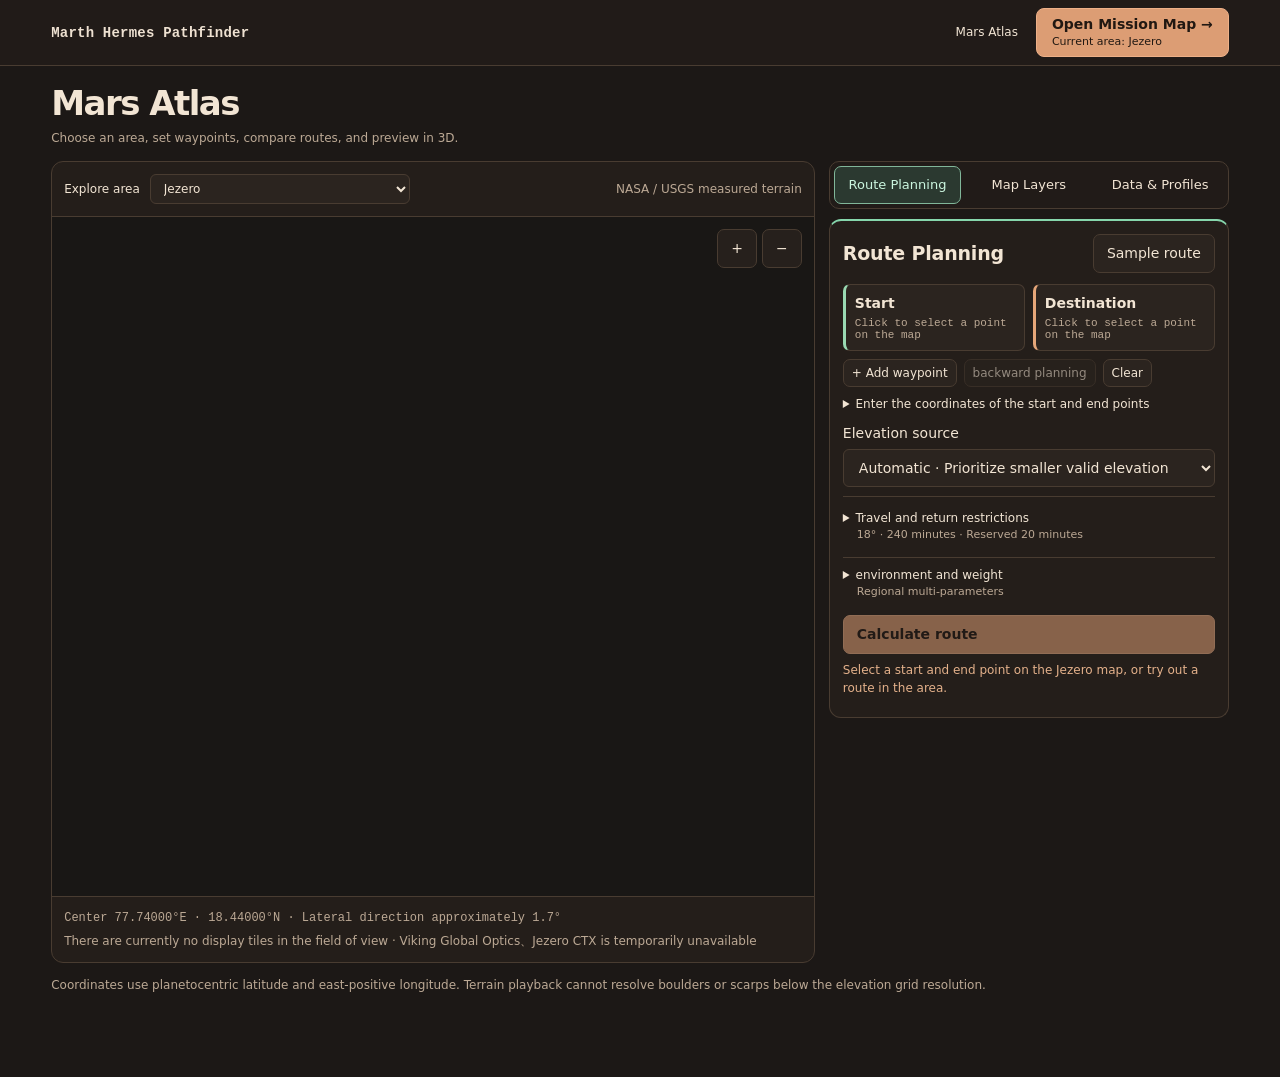
<file: web/index.html>
<!doctype html>
<html lang="en">
<head>
  <meta charset="utf-8">
  <meta name="viewport" content="width=device-width,initial-scale=1">
  <meta name="description" content="Marth Hermes Pathfinder: Browse the large online map of Mars, select points to plan the route, and then enter the detailed mission area.">
  <title>Marth Hermes Pathfinder · Mars Atlas</title>
  <link rel="icon" href="data:,">
  <script src="entry.js"></script>
  <link rel="stylesheet" href="styles.css">
</head>
<body>
  <header class="topbar"><a class="brand" href="atlas.html?area=jezero">Marth Hermes Pathfinder</a>
</header>
  <main><div class="page-intro"><div><h1>Mars Atlas</h1><p>Opening the Jezero regional atlas.</p></div></div>
    <p><a href="atlas.html?area=jezero">Enter the online large map →</a></p>
    <p><a href="mission.html?area=jezero">Enter detailed task planning →</a></p>
  </main>
</body>
</html>
</file>
<file: web/styles.css>
:root{color-scheme:dark;--bg:#1c1816;--paper:#241e1a;--field:#2b241f;--line:#493c31;--text:#f2e5d4;--muted:#bca995;--sand:#e5a679;--mint:#99d9b2;--mono:"IBM Plex Mono",Consolas,monospace;--body:"Instrument Sans",system-ui,"Microsoft YaHei",sans-serif}
*{box-sizing:border-box}html{scroll-behavior:smooth}body{margin:0;font-family:var(--body);background:var(--bg);color:var(--text);font-size:14px;line-height:1.5}button,select,input{font:inherit}a{color:var(--sand);text-underline-offset:3px}a:hover{color:#fae5ce}button,select{cursor:pointer}button{background:var(--field);color:var(--text);border:1px solid var(--line);border-radius:7px;padding:9px 13px;line-height:1.35}button:disabled,select:disabled{cursor:default;opacity:.54}button:not(:disabled):hover{border-color:#b08062;background:#362b24}button[aria-pressed=true]{border-color:var(--sand);color:#ffe1c4;background:#392a22}button:focus-visible,a:focus-visible,input:focus-visible,select:focus-visible,canvas:focus-visible{outline:2px solid var(--mint);outline-offset:3px}button small{display:block;color:var(--muted);font:11px var(--mono);margin-top:4px}input[type=checkbox],input[type=range]{accent-color:var(--mint)}[hidden]{display:none!important}
.topbar{display:flex;align-items:center;justify-content:space-between;gap:24px;height:66px;border-bottom:1px solid var(--line);padding:0 clamp(18px,4vw,68px);background:#211b18}.brand{display:flex;align-items:center;gap:10px;text-decoration:none;color:#eee1d1;font:700 14px var(--mono);letter-spacing:.015em;white-space:nowrap}.brand-mark{display:grid;place-items:center;width:32px;height:32px;border-radius:8px;background:#d69168;color:#211814;font:bold 22px var(--body)}.brand-ai{color:var(--sand)}.topbar nav{display:flex;gap:26px}.topbar nav a{color:var(--text);text-decoration:none}.team{font:11px var(--mono);color:var(--muted);white-space:nowrap}.team span,.eyebrow span{color:#8c6c58;margin:0 3px}
main{max-width:1540px;margin:auto;padding:30px clamp(14px,4vw,65px) 70px}.page-intro{display:flex;justify-content:space-between;gap:20px;align-items:end;margin-bottom:24px}.page-intro p{margin:6px 0 0;color:var(--muted)}.page-intro .eyebrow,.eyebrow{font:12px var(--mono);color:var(--sand);letter-spacing:.12em;margin:0 0 6px}h1,h2,h3,p{margin:0}h1{font-size:clamp(27px,4.1vw,46px);letter-spacing:-.045em;line-height:1.16}h2{font-size:19px;letter-spacing:-.01em}h3{font-size:15px}.area-label{min-width:200px;display:grid;gap:5px;color:var(--muted);font-size:12px}select,input[type=number]{background:var(--field);color:var(--text);border:1px solid var(--line);padding:9px 11px;border-radius:6px;width:100%;min-width:0}select{padding-right:25px}.console{display:grid;grid-template-columns:minmax(0,1fr) minmax(300px,360px);gap:14px;align-items:start}.panel,.map-panel{background:var(--paper);border:1px solid var(--line);border-radius:12px;min-width:0}.panel-heading{display:flex;justify-content:space-between;align-items:center;gap:12px;padding:14px 15px}.muted{color:var(--muted);font-size:12px}.mono{font-family:var(--mono);font-variant-numeric:tabular-nums}.tag{border:1px solid var(--line);border-radius:5px;padding:4px 7px;font-size:11px;color:var(--sand);white-space:nowrap}.layer-bar{display:flex;gap:6px;padding:0 12px 12px;flex-wrap:wrap}.layer-bar button{padding:5px 9px;font-size:12px}.maps{position:relative;background:#1d1c1a;border-block:1px solid var(--line);isolation:isolate}#map,#terrain{display:block;width:100%;height:clamp(360px,49vw,580px);touch-action:manipulation}#map.selecting{cursor:crosshair}#terrain canvas{display:block;width:100%;height:100%;touch-action:none;cursor:grab}#terrain canvas:active{cursor:grabbing}.map-tools,#view-tools{position:absolute;z-index:1;top:12px;right:12px;display:flex;gap:5px}.square{width:33px;height:32px;padding:2px;font-size:17px}.map-tools button,#view-tools button{background:#28211deb}.map-notice{position:absolute;max-width:85%;margin:auto;inset:auto 12px 48px;padding:9px 12px;background:#2d221a;color:#ffe0c0;border-radius:7px;line-height:1.5}.map-footer{display:flex;align-items:center;justify-content:space-between;gap:12px;padding:8px 13px;font-size:12px;color:var(--muted);min-height:44px}.map-footer label{white-space:nowrap}.profile,.navigation{border-top:1px solid var(--line)}.profile .panel-heading{padding-bottom:0}#profile,#nav-profile{width:calc(100% - 28px);height:110px;display:block;margin:0 14px 8px}.navigation{padding:0 14px 13px}.navigation .panel-heading{padding:12px 0 6px}.navigation>label{font-size:12px;color:var(--muted)}.navigation input{width:100%;margin:4px 0 9px}.nav-buttons{display:flex;flex-wrap:wrap;gap:8px}.nav-buttons button{font-size:12px}.geology-key{padding:4px 14px 10px;font-size:11px;display:flex;gap:6px 12px;flex-wrap:wrap}.swatch{width:9px;height:9px;display:inline-block;border-radius:2px;margin-right:4px}
.side{display:grid;gap:12px}.panel{padding:0 13px 13px}.panel .panel-heading{padding:13px 0 11px}.text-button{background:none;border-color:transparent;color:var(--sand);font-size:12px;padding:5px 0 5px 8px}.pickers{display:grid;gap:7px}.pickers button{display:flex;align-items:center;gap:9px;text-align:left;min-height:54px}.dot{width:9px;height:9px;border-radius:50%;flex:none}.dot.start{background:var(--mint)}.dot.goal{background:var(--sand)}.message{color:#e4b18b;min-height:16px;font-size:12px;margin:7px 0}.message:empty{min-height:0;margin:0}.roundtrip{display:flex;align-items:center;gap:6px;font-size:13px;margin:10px 0}.params{display:grid;grid-template-columns:1fr 1fr;gap:8px 10px;margin:10px 0 13px}.params label{display:grid;gap:4px;font-size:12px;color:var(--muted)}.params label:has(select){grid-column:span 2}.params .parameter-note{grid-column:span 2;color:var(--muted);font-size:11px}.primary,.secondary{display:flex;align-items:center;justify-content:space-between;gap:12px}.primary{width:100%;background:#dc9d74;color:#1f1713;font-weight:750;border:1px solid #edb088}.primary:not(:disabled):hover{background:#efb890;color:#201812}.secondary{color:var(--mint);background:#263229;border-color:#4c6955}#start-nav{margin:9px 0 6px;width:100%}.routes-panel .note{margin-top:10px}.route-row{display:block;text-align:left;width:100%;margin-bottom:7px;padding:8px 9px}.route-row[aria-pressed=true]{border-color:#97cfaa;background:#283329;color:#f2e8d6}.route-row strong{font-size:13px}.route-row small{font:11px var(--body);color:var(--muted)}.route-top{display:flex;justify-content:space-between;gap:4px;align-items:baseline}.route-time,.route-margin{font:12px var(--mono);color:var(--mint);white-space:nowrap}.route-margin.late{color:#ffac91}.metric-line{display:flex;justify-content:space-between;gap:8px}.section{margin-top:33px;padding:20px;border:1px solid var(--line);border-radius:12px;background:var(--paper);scroll-margin-top:12px}.section h2{font-size:22px;margin-bottom:8px}.science-grid,.source-grid{display:grid;grid-template-columns:repeat(2,minmax(0,1fr));gap:12px;margin-top:12px}.science-card,.source-card,.official-results{padding:12px;background:var(--field);border:1px solid var(--line);border-radius:8px}.science-card img{width:100%;height:clamp(145px,27vw,300px);object-fit:contain;background:#1b1715;margin:9px 0 4px;border-radius:5px}.science-card a,.source-card a{display:inline-block;margin-top:5px}.source-heading{display:flex;align-items:center;justify-content:space-between;gap:12px}.source-heading button{font-size:12px}.source-grid{grid-template-columns:repeat(auto-fit,minmax(190px,1fr))}.source-card h3{font-size:13px}.source-card p{margin-top:3px}.official-results{margin-top:12px;overflow-wrap:anywhere}.official-results p{margin:8px 0}.official-results img{max-width:150px;display:block;border-radius:5px;margin:8px 0}.reference{margin-top:15px;border-top:1px solid var(--line);padding-top:13px;color:var(--muted)}summary{cursor:pointer;color:var(--text)}.reference li{margin:4px 0}.reference ul{padding-left:20px}footer{display:flex;justify-content:space-between;gap:10px;padding:16px clamp(18px,4vw,68px);border-top:1px solid var(--line);color:var(--muted);font:12px var(--body)}
@media(max-width:880px){.team{display:none}.console{grid-template-columns:minmax(0,1fr) minmax(235px,278px)}.section{padding:14px}.params{gap:6px}.topbar{height:56px}main{padding-top:20px}}
@media(max-width:640px){.console{grid-template-columns:1fr}.side{grid-row:1;grid-template-columns:1fr}.topbar nav{gap:11px;font-size:11px}.topbar{gap:14px}.brand{gap:6px;font-size:11px}.brand-mark{width:25px;height:25px;font-size:17px}.page-intro{align-items:start;flex-direction:column;gap:10px;margin-bottom:14px}.page-intro p{font-size:12px}.area-label{min-width:0;width:100%}.routes-panel:has(#routes:empty){display:none}#map,#terrain{height:350px}.science-grid{grid-template-columns:1fr}.map-footer{align-items:start}.source-heading{align-items:start}.source-heading button{padding:7px;max-width:140px}}
.topbar nav a { white-space: nowrap; }
.task-area-switch { min-width:230px; padding:10px 12px; border:1px solid #b48360; border-radius:9px; background:#34271f; }
.task-area-switch > span { display:flex; justify-content:space-between; color:var(--sand); font-weight:700; }
.task-area-switch select { border-color:#b48360; color:var(--text); cursor:pointer; }
.task-area-switch:focus-within { outline:2px solid var(--mint); outline-offset:3px; }
@media (max-width: 390px) {
  .topbar { padding-inline: 12px; }
  .topbar nav { gap: 8px; }
}

.localization-box{margin-top:12px;padding-top:10px;border-top:1px solid var(--line)}
.localization-box h4{margin:0;font-size:13px}
.localization-box .panel-heading{padding:0 0 7px}
.mission-data{display:grid;gap:7px}
.mission-data-item{padding:8px;border:1px solid var(--line);border-radius:7px;background:var(--field)}
.mission-data-heading{display:flex;align-items:center;justify-content:space-between;gap:8px;font-size:12px}
.mission-data-item p{margin:4px 0;font-size:11px}
.mission-data-item a{font-size:11px}
.data-ready,.data-pending{font:10px var(--mono);padding:2px 5px;border-radius:4px}
.data-ready{color:var(--mint);background:#263229}
.data-pending{color:#e4b18b;background:#392923}

.science-points{display:grid;gap:7px}
.science-point{padding:8px;border:1px solid var(--line);border-radius:7px;background:var(--field)}
.science-point-heading{display:flex;align-items:center;justify-content:space-between;gap:8px;font-size:12px}
.science-point p{margin:4px 0;font-size:11px}
.science-point a{font-size:11px}
.science-point-actions{display:flex;align-items:center;justify-content:space-between;gap:8px;margin-top:3px}

#terrain{position:relative}
.terrain-quality{position:absolute;left:10px;bottom:10px;z-index:2;padding:6px 8px;border:1px solid #6e5b4a;border-radius:6px;background:#201b18e8;color:#f1ddc6;font:11px var(--mono);pointer-events:none}
.planning-method{display:grid;gap:5px;color:var(--muted);font-size:12px}.plan-actions{display:flex;gap:8px;margin-top:9px}.plan-actions button{flex:1;font-size:12px}#method-note{margin:7px 0 10px}#route-diagnostics{font-size:12px}#route-diagnostics:not(:empty){padding:10px;margin:9px 0;border:1px solid #ad7955;background:#35251e;border-radius:7px}#route-diagnostics p+p{margin-top:6px}#route-report{margin-top:10px;border-top:1px solid var(--line);padding-top:10px}#route-report summary{font-size:13px}#route-metrics{display:grid;grid-template-columns:1fr 1.2fr;gap:5px 8px;font-size:12px}#route-metrics dt{color:var(--muted)}#route-metrics dd{margin:0;text-align:right;font-variant-numeric:tabular-nums}.route-reference{color:#e4b18b!important}
.waypoint-heading{display:flex;justify-content:space-between;align-items:center;gap:8px;margin-top:12px;font-size:12px}.waypoint-heading button{padding:6px 8px;font-size:12px}.waypoint-list{padding:0;list-style:none;margin:8px 0;display:grid;gap:7px}.waypoint-item{padding:9px;border:1px solid var(--line);border-radius:7px;background:var(--field);font-size:12px}.waypoint-item strong{display:block}.waypoint-controls{display:flex;gap:5px;align-items:end;flex-wrap:wrap;margin-top:6px}.waypoint-controls label{display:grid;gap:3px;font-size:11px;color:var(--muted);flex:1;min-width:90px}.waypoint-controls input{padding:5px 7px}.waypoint-controls button{padding:6px 8px;font-size:11px}.simulation-label{position:absolute;z-index:1;top:12px;left:12px;padding:6px 9px;background:#38271ee8;border:1px solid #d29a70;border-radius:6px;font-size:12px;color:#ffdebc;pointer-events:none;max-width:58%}#nav-warning{border-left:3px solid var(--sand);padding-left:9px}

#atlas-3d { position: relative; }
.terrain-crew-marker {
  position: absolute;
  z-index: 3;
  width: 24px;
  height: 24px;
  transform: translate(-50%, -50%);
  border: 2px solid #bbf5e4;
  border-radius: 50%;
  background: #172028;
  box-shadow: 0 0 0 2px #142328, 0 0 14px #142328bd;
  pointer-events: none;
}
.terrain-crew-marker::after {
  content: '';
  position: absolute;
  inset: 6px;
  border-radius: 50%;
  background: #ffdb91;
}

.mission-app main { padding-top:18px; }
.mission-app .page-intro { margin-bottom:16px; }
.mission-app .page-intro h1 { font-size:clamp(26px,3vw,34px); }
.mission-app .page-intro p { font-size:12px; }
.mission-settings { border-block:1px solid var(--line); padding:9px 0; margin:10px 0; }
.mission-settings summary { font-size:12px; }
.mission-settings summary small { display:block; margin:4px 0 0 14px; color:var(--muted); font-size:11px; }
.mission-app #route-report summary { padding-block:5px; }
.mission-data-panel summary::after { content:'＋'; color:var(--muted); }
.mission-data-panel[open] summary::after { content:'−'; }
.mission-app .waypoint-controls input,.mission-app .params input { padding-block:7px; }
.ops-config { display:grid; gap:10px; margin-top:10px; }
.ops-config label,.ops-grid label,.ops-transfer > label { display:grid; gap:4px; color:var(--muted); font-size:12px; }
.ops-config label:has(input[type=checkbox]) { display:flex; align-items:center; color:var(--text); }
.ops-config input[type=checkbox] { width:auto; }
.ops-grid,.ops-target { display:grid; grid-template-columns:repeat(2,minmax(0,1fr)); gap:8px; }
.ops-target { border:1px solid var(--line); padding:9px; border-radius:6px; }
.ops-target > strong { grid-column:1 / -1; font-size:12px; }
.ops-config fieldset { border:1px solid var(--line); border-radius:6px; padding:9px; margin:8px 0; min-width:0; }
.ops-config input[type=text],.science-point textarea { width:100%; min-width:0; background:var(--field); color:var(--text); border:1px solid var(--line); border-radius:5px; padding:7px; font:inherit; }
.ops-resource-report { display:grid; gap:9px; margin:9px 0; }
.ops-resource { display:grid; gap:4px; font-size:12px; }
.ops-resource meter { width:100%; height:10px; accent-color:var(--mint); }
#ops-resource-summary { display:block; font-size:11px; color:var(--muted); margin-left:13px; }
#ops-decision:not(:empty),#ops-quality:not(:empty) { margin-block:9px; line-height:1.55; }
.ops-event { margin-top:12px; border-top:1px solid var(--line); padding-top:8px; }
.ops-event .ops-grid { margin-block:8px; }
.mission-environment { border-top:1px solid var(--line); }
.mission-environment > summary { padding:10px 14px; font-size:12px; }
.mission-environment .env-coverage { padding:0 14px 12px; }
.science-point details { margin-top:8px; font-size:12px; }
.science-point details > label { display:grid; gap:5px; margin-top:8px; }
.field-image { width:100%; max-height:200px; object-fit:contain; background:#161412; margin-top:8px; }
.science-point.at-station { outline:2px solid var(--mint); outline-offset:2px; }
.ops-transfer { font-size:12px; }
.ops-transfer .nav-buttons { margin-bottom:10px; }
.ops-transfer .nav-buttons button { width:100%; }
.ops-transfer input[type=file] { max-width:100%; }
@media (max-width:390px) { .ops-grid,.ops-target { grid-template-columns:minmax(0,1fr); } }

/* Keep the planning column short and use the space immediately below the map. */
.mission-app .console { grid-template-areas:"map side" "context side"; grid-template-rows:auto auto; row-gap:14px; }
.mission-app .console > .map-panel { grid-area:map; }
.mission-app .console > .side { grid-area:side; }
.mission-context { grid-area:context; display:grid; grid-template-columns:minmax(0,1.2fr) minmax(210px,.8fr); gap:12px; align-items:start; min-width:0; }
.mission-status { display:grid; gap:12px; min-width:0; }
.mission-context .localization-box { margin:0; padding:0 13px 13px; }
.mission-context .localization-box .panel-heading { padding:13px 0 11px; }
@media (max-width:1000px) {
  .mission-context { grid-template-columns:minmax(0,1fr); }
}
@media (max-width:640px) {
  .mission-app .console { grid-template-areas:"side" "map" "context"; grid-template-columns:minmax(0,1fr); }
}


.vertical-scale { display:grid; gap:4px; margin:8px 0; max-width:365px; }
.vertical-scale label { color:var(--muted); font-size:12px; }
.scale-inputs { display:grid; grid-template-columns:minmax(52px,1fr) 4.25rem auto; gap:7px; align-items:center; }
.scale-inputs input { margin:0; }
.scale-inputs button { font-size:12px; }
@media (max-width:760px) {
  .topbar,.atlas-app .topbar { flex-wrap:wrap; height:auto; min-height:56px; padding-block:8px; gap:8px 12px; }
  .topbar nav { order:1; width:100%; flex-wrap:wrap; margin-inline-start:0; }
  .topbar .brand { white-space:normal; }
}
</file>
<file: web/atlas.css>
.live-atlas {
  display: grid;
  grid-template-columns: minmax(0, 1fr) minmax(330px, 400px);
  align-items: start;
  gap: 14px;
}
.atlas-toolbar, .atlas-status { padding: 12px; }
.atlas-toolbar { display: flex; flex-wrap: wrap; gap: 7px; }
.atlas-network-note { padding: 0 12px 8px; }
.atlas-map { position: relative; border-block: 1px solid var(--line); }
#surface, #atlas-3d {
  display: block;
  width: 100%;
  height: clamp(375px, 53vw, 710px);
  background: #191715;
}
#surface {
  cursor: grab;
  touch-action: none;
}
.live-atlas [hidden] { display: none !important; }
#atlas-3d canvas { display: block; width: 100%; height: 100%; touch-action: none; cursor: grab; }
.atlas-playback { display: grid; gap: 8px; padding: 12px; border-bottom: 1px solid var(--line); }
#surface.dragging { cursor: grabbing; }
#surface.picking { cursor: crosshair; }
.atlas-status { display: flex; flex-wrap: wrap; gap: 5px 16px; color: var(--muted); font-size: 12px; }
.atlas-checks { display: grid; gap: 7px; margin: 13px 0; }
.atlas-field { display: grid; gap: 5px; }
.atlas-ctx { display: block; margin: 12px 0 5px; }
#geo-legend { max-height: 165px; overflow: auto; margin: 7px 0; display: flex; padding-inline: 0; }
#height-chart { display: block; width: 100%; background: #1b1816; border: 1px solid var(--line); border-radius: 7px; margin: 10px 0; }
.product-list { padding-left: 17px; }
.product-list:empty { display: none; }
.product-list li { margin: 5px 0; overflow-wrap: anywhere; }
.product-list a + a { margin-left: 9px; }
.atlas-credits { color: var(--muted); margin: 13px 0; font-size: 12px; }
.atlas-route { border-top: 2px solid #86d6ac; }
.nav-actions { display: flex; flex-wrap: wrap; align-items: center; gap: 7px; }
.nav-actions button[aria-pressed=true] { border-color: #86d6ac; color: #adf3c9; }
.nav-points { display: grid; gap: 5px; margin: 12px 0; font-size: 13px; }
.nav-points div { display: flex; flex-wrap: wrap; align-items: baseline; gap: 8px; }
.nav-points dt { min-width: 3.4em; }
.nav-points dd { margin: 0; color: var(--muted); font-variant-numeric: tabular-nums; }
.atlas-waypoints { list-style: none; margin: 0 0 12px; padding: 0; }
.atlas-waypoints li { display: flex; flex-wrap: wrap; justify-content: space-between; align-items: center; gap: 5px 10px; padding: 6px 0; border-top: 1px solid var(--line); }
.atlas-waypoints small { display: block; color: var(--muted); font-variant-numeric: tabular-nums; }
.atlas-waypoint-actions { display: flex; gap: 4px; }
.atlas-waypoint-actions button { min-width: 34px; padding: 4px 7px; }
#nav-form { display: grid; gap: 9px; }
.nav-settings summary { color: var(--muted); cursor: pointer; padding-block: 4px; }
.nav-fields { display: grid; grid-template-columns: repeat(2, minmax(0, 1fr)); gap: 7px; padding-block: 6px; }
.nav-fields input { width: 100%; min-width: 0; }
.nav-return { display: block; padding-block: 4px; }
.nav-routes { display: grid; gap: 7px; }
.nav-routes:not(:empty) { margin-block: 10px; }
.nav-candidate { display: grid; gap: 4px; text-align: left; border-left: 3px solid var(--route-color); }
.nav-candidate[aria-pressed=true] { outline: 1px solid var(--route-color); }
.nav-candidate small { color: var(--muted); font-weight: normal; }
#nav-3d { width: 100%; }
@media (max-width: 800px) {
  .live-atlas { grid-template-columns: 1fr; }
  #surface, #atlas-3d { height: clamp(345px, 67vw, 540px); }
}

#nav-meda-options { display: grid; gap: 8px; padding-block: 8px; }
#nav-meda-status, #nav-meda-options .muted { font-size: 12px; }
#nav-meda-reading { font-variant-numeric: tabular-nums; }
.nav-meda-links { display: flex; flex-wrap: wrap; gap: 3px 10px; font-size: 12px; }
#atlas-3d .terrain-quality { max-width: calc(100% - 20px); }

.atlas-tools { display: grid; gap: 10px; min-width: 0; }
.atlas-tools [role="tabpanel"] { display: grid; gap: 10px; }
.atlas-tabs { display: grid; grid-template-columns: repeat(3, minmax(0, 1fr)); gap: 4px; padding: 4px; border: 1px solid var(--line); border-radius: 10px; background: #211b18; }
.atlas-tabs button { padding-inline: 4px; border-color: transparent; background: transparent; font-size: 13px; }
.atlas-tabs [aria-selected="true"] { border-color: #81b79a; background: #2b3930; color: #cbf6df; }
.atlas-section-heading, .atlas-route .panel-heading { display: flex; flex-wrap: wrap; align-items: center; justify-content: space-between; gap: 8px; }
.atlas-results { display: grid; gap: 8px; border-top: 1px solid var(--line); padding: 14px; }
.atlas-results h2, .nav-environment h3 { font-size: 15px; }
.atlas-results .nav-routes { grid-template-columns: repeat(auto-fit, minmax(min(100%, 215px), 1fr)); margin-block: 3px; }
.atlas-results #nav-3d { width: auto; }
.atlas-playback-guide { margin: 0; padding: 7px 10px; border-inline-start: 2px solid var(--mint); background: #86d6ac12; color: #d5ecdf; font-size: 13px; }
.atlas-comparison { font-size: 13px; color: #d5ecdf; }
.nav-route-layer { display: flex; flex-wrap: wrap; align-items: center; gap: 8px; font-size: 13px; width: fit-content; }
.nav-route-layer select { width: auto; }
.nav-environment { display: grid; gap: 7px; border-block: 1px solid var(--line); padding-block: 12px; }
.nav-display { display: flex; flex-wrap: wrap; }
.nav-display > * { flex: 1 1 175px; min-width: 0; }
.nav-display > :last-child { flex-basis: 230px; }
.nav-scale-inputs { display: grid; grid-template-columns: minmax(60px, 1fr) 4.25rem auto; align-items: center; gap: 7px; }
#nav-scale-label { color: #c6e9d8; font-variant-numeric: tabular-nums; }
.atlas-data a { overflow-wrap: anywhere; }
@media (max-width: 960px) { .live-atlas { grid-template-columns: 1fr; } }
@media (max-width: 510px) { .nav-display > * { flex-basis: 100%; } .atlas-toolbar, .atlas-results { padding: 10px; } }

.atlas-app main { padding-top:18px; }
.atlas-app .page-intro { margin-bottom:14px; }
.atlas-app .page-intro h1 { font-size:clamp(25px,3vw,34px); }
.atlas-app .page-intro p { font-size:12px; }
.atlas-app .topbar nav a { font-size:12px; }
.atlas-app .topbar nav { align-items:center; gap:18px; }
.atlas-app .topbar .task-map-link { display:grid; gap:1px; min-height:46px; padding:6px 15px; border:1px solid #edb088; border-radius:8px; background:#dc9d74; color:#211812; line-height:1.35; text-decoration:none; }
.task-map-link > span { font-size:14px; font-weight:750; }
.task-map-link small { font-size:11px; }
.atlas-app .topbar .task-map-link:hover { background:#efb890; box-shadow:0 0 0 3px #dc9d7426; }
.atlas-app .topbar .task-map-link:focus-visible { outline:3px solid var(--mint); outline-offset:4px; }
@media (max-width:510px) { .atlas-app .topbar nav { margin-left:auto; gap:10px; } .atlas-app .topbar .task-map-link { padding-inline:11px; } }
.atlas-toolbar { align-items:center; justify-content:space-between; }
.atlas-area { display:flex; align-items:center; gap:10px; font-size:12px; }
.atlas-area select { width:auto; min-width:150px; padding:6px 30px 6px 9px; }
.nav-endpoints { display:grid; grid-template-columns:1fr 1fr; gap:8px; }
.nav-endpoints button { text-align:left; min-width:0; padding:9px; }
.nav-endpoints small { overflow-wrap:anywhere; font-size:11px; margin-top:4px; }
.nav-endpoints #nav-start { border-left:3px solid var(--mint); }
.nav-endpoints #nav-goal { border-left:3px solid var(--sand); }
.nav-secondary-actions { margin:8px 0; }
.nav-secondary-actions button { padding:5px 8px; font-size:12px; }
.nav-coordinate-entry { margin:5px 0 10px; font-size:12px; }
.nav-settings,.nav-env-details,.nav-display-settings { border-top:1px solid var(--line); padding-top:8px; }
.nav-settings summary,.nav-env-details summary,.nav-display-settings summary { color:var(--text); font-size:12px; padding-bottom:5px; }
.nav-settings summary small,.nav-env-details summary small { display:block; color:var(--muted); margin-left:14px; font-size:11px; }
.nav-environment { border:0; padding:7px 0; }
.nav-environment h3 { display:none; }
.atlas-playback .nav-actions button { padding:6px 10px; }
.atlas-playback .nav-fields { padding:2px 0; }
.atlas-playback select { padding-block:6px; }
.nav-display-settings > label { display:block; margin:6px 0; font-size:12px; }
@media (max-width:510px) { .atlas-toolbar > .muted { display:none; } .atlas-area { width:100%; } .atlas-area select { flex:1; min-width:0; } .atlas-app .topbar { flex-wrap:wrap; height:auto; min-height:58px; gap:7px; padding-block:10px; } }
</file>
<file: web/environment.css>
.env-panel { padding:14px; border-top:1px solid var(--line); display:grid; gap:9px; }
.env-heading,.env-track-heading { display:flex; flex-wrap:wrap; align-items:center; justify-content:space-between; gap:6px 12px; }
.env-position,.env-reading { font-variant-numeric:tabular-nums; font-size:12px; }
.env-charts { display:grid; gap:14px; }
.env-track { position:relative; --env-color:var(--mint); }
.env-track[data-field=elevation] .env-layer:disabled { opacity:1; }
.env-track[data-field=thermal] { --env-color:#efb07e; }
.env-track[data-field=pressure] { --env-color:#9ccafa; }
.env-track[data-field=inertia] { --env-color:#c7b7ed; }
.env-track[data-field=uv],.env-track[data-field=light] { --env-color:#f2d27a; }
.env-layer { padding:5px 8px; font-size:12px; }
.env-track svg { display:block; width:100%; height:112px; touch-action:pan-y; cursor:crosshair; }
.env-grid { stroke:var(--line); stroke-width:1; }
.env-line { stroke:var(--env-color); stroke-width:2; stroke-linejoin:round; }
.env-estimated { stroke-dasharray:5 3; }
.env-cursor { stroke:var(--text); stroke-width:1.5; pointer-events:none; }
.env-axis { fill:var(--muted); font:11px var(--body); }
.env-quality { color:var(--muted); font-size:12px; }
.env-tooltip { position:absolute; right:8px; top:45px; background:var(--field); padding:5px 8px; border-radius:5px; font-size:12px; pointer-events:none; }
.env-coverage { display:grid; gap:10px; margin-top:10px; }
.env-coverage-row { display:grid; gap:4px; font-size:12px; }
.env-meter { height:5px; background:var(--field); border-radius:3px; overflow:hidden; }
.env-meter span { display:block; height:100%; background:var(--mint); }
.env-hud { position:absolute; z-index:3; right:10px; top:10px; width:min(360px,calc(100% - 20px)); background:#201b18e8; border-radius:7px; padding:8px 10px; pointer-events:none; }
.env-hud-title { font-size:12px; color:var(--muted); margin-bottom:6px; }
.env-hud-values { display:grid; grid-template-columns:repeat(2,minmax(0,1fr)); gap:6px 10px; }
.env-hud-values div { display:grid; gap:2px; font-size:12px; }
.env-hud-values span { color:var(--muted); }
.env-hud-values strong { font-weight:500; font-variant-numeric:tabular-nums; }
</file>
